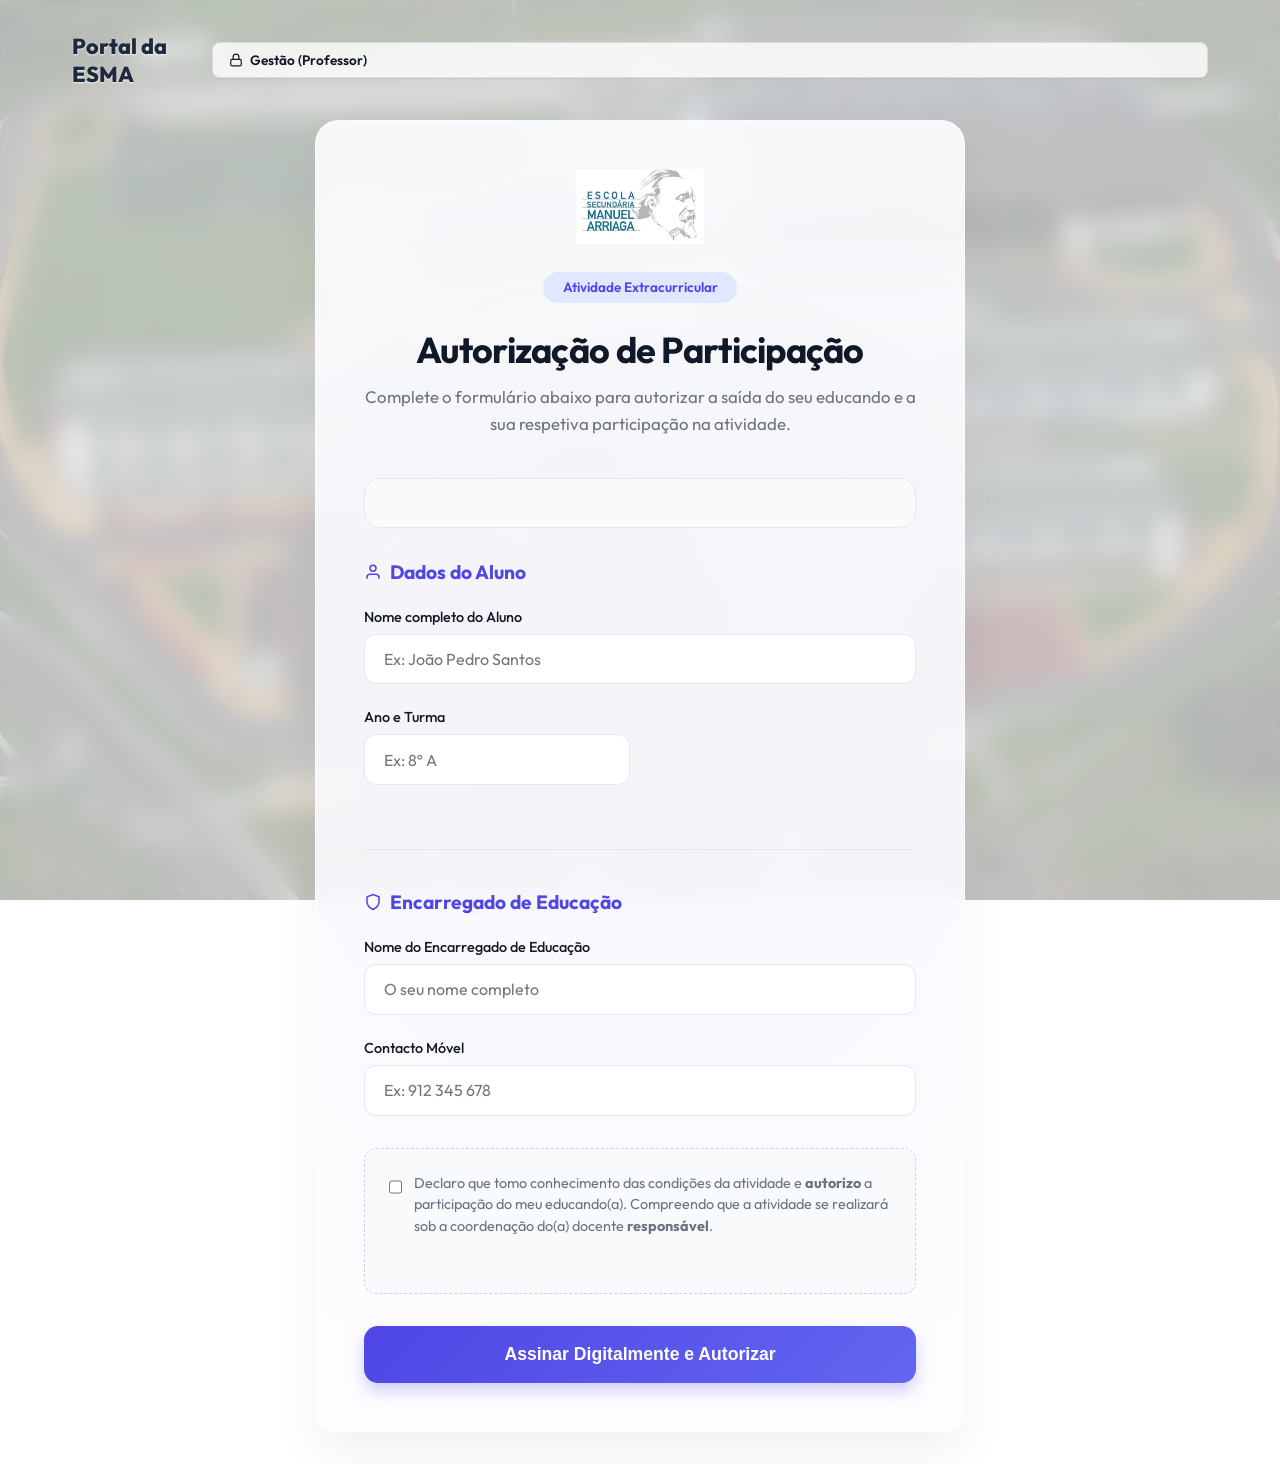
<file: Autorizacao_Escolar/index.html>
<!DOCTYPE html>
<html lang="pt-PT">

<head>
    <meta charset="UTF-8">
    <meta name="viewport" content="width=device-width, initial-scale=1.0">
    <title>Portal de Autorizações Escolares</title>
    <link rel="preconnect" href="https://fonts.googleapis.com">
    <link rel="preconnect" href="https://fonts.gstatic.com" crossorigin>
    <link href="https://fonts.googleapis.com/css2?family=Outfit:wght@300;400;500;600;700&display=swap" rel="stylesheet">
    <link rel="stylesheet" href="styles.css">
</head>

<body>
    <div class="page-wrapper">
        <header class="header">
            <div class="logo">
                <span>Portal da ESMA</span>
            </div>
            <a href="#" id="adminAccessBtn" class="secondary-btn" style="text-decoration: none; padding: 0.5rem 1rem; font-size: 0.85rem; background: rgba(255,255,255,0.8); border: 1px solid rgba(0,0,0,0.1); border-radius: 8px; color: var(--text-main); display: flex; align-items: center; gap: 0.4rem; cursor: pointer; transition: all 0.2s ease; box-shadow: 0 1px 2px rgba(0,0,0,0.05);">
                <svg width="14" height="14" viewBox="0 0 24 24" fill="none" stroke="currentColor" stroke-width="2" stroke-linecap="round" stroke-linejoin="round"><rect x="3" y="11" width="18" height="11" rx="2" ry="2"></rect><path d="M7 11V7a5 5 0 0 1 10 0v4"></path></svg>
                Gestão (Professor)
            </a>
        </header>

        <main class="main-content">
            <div class="card glass-effect">
                <div class="card-header">
                    <img src="logotipo_ESMA.webp" alt="Logotipo ESMA"
                        style="height: 75px; margin-bottom: 1.5rem; object-fit: contain;">
                    <br>
                    <span class="badge">Atividade Extracurricular</span>
                    <h1>Autorização de Participação</h1>
                    <p class="subtitle">Complete o formulário abaixo para autorizar a saída do seu educando e a sua
                        respetiva participação na atividade.</p>
                </div>

                <div class="activity-details">
                    <div class="detail-item">
                        <div class="icon-wrapper">
                            <svg width="20" height="20" viewBox="0 0 24 24" fill="none" stroke="currentColor"
                                stroke-width="2">
                                <path d="M20 21v-2a4 4 0 0 0-4-4H8a4 4 0 0 0-4 4v2"></path>
                                <circle cx="12" cy="7" r="4"></circle>
                            </svg>
                        </div>
                        <div>
                            <strong>Professor Responsável</strong>
                            <span id="display-prof">Link do Professor necessário...</span>
                        </div>
                    </div>
                    <div class="detail-item">
                        <div class="icon-wrapper">
                            <svg width="20" height="20" viewBox="0 0 24 24" fill="none" stroke="currentColor"
                                stroke-width="2">
                                <path d="M14 2H6a2 2 0 0 0-2 2v16h12a2 2 0 0 0 2-2V8z"></path>
                                <polyline points="14 2 14 8 20 8"></polyline>
                            </svg>
                        </div>
                        <div>
                            <strong>Nome da Atividade</strong>
                            <span id="display-atividade">-</span>
                        </div>
                    </div>
                    <div class="detail-item">
                        <div class="icon-wrapper">
                            <svg width="20" height="20" viewBox="0 0 24 24" fill="none" stroke="currentColor"
                                stroke-width="2">
                                <path d="M21 10c0 7-9 13-9 13s-9-6-9-13a9 9 0 0 1 18 0z"></path>
                                <circle cx="12" cy="10" r="3"></circle>
                            </svg>
                        </div>
                        <div>
                            <strong>Destino / Local</strong>
                            <span id="display-local">-</span>
                        </div>
                    </div>
                    <div class="detail-item">
                        <div class="icon-wrapper">
                            <svg width="20" height="20" viewBox="0 0 24 24" fill="none" stroke="currentColor"
                                stroke-width="2">
                                <rect x="3" y="4" width="18" height="18" rx="2" ry="2"></rect>
                                <line x1="16" y1="2" x2="16" y2="6"></line>
                                <line x1="8" y1="2" x2="8" y2="6"></line>
                                <line x1="3" y1="10" x2="21" y2="10"></line>
                            </svg>
                        </div>
                        <div>
                            <strong>Início da Atividade</strong>
                            <span id="display-inicio">-</span>
                        </div>
                    </div>
                    <div class="detail-item">
                        <div class="icon-wrapper">
                            <svg width="20" height="20" viewBox="0 0 24 24" fill="none" stroke="currentColor"
                                stroke-width="2">
                                <circle cx="12" cy="12" r="10"></circle>
                                <polyline points="12 6 12 12 16 14"></polyline>
                            </svg>
                        </div>
                        <div>
                            <strong>Fim da Atividade</strong>
                            <span id="display-fim">-</span>
                        </div>
                    </div>
                    <div class="detail-item class-hidden" id="box-notas"
                        style="align-items: flex-start; background: #e0e7ff; margin-top: 0.5rem; padding: 1rem; border-radius: 12px; border: 1px dashed #c7d2fe;">
                        <div class="icon-wrapper"
                            style="background: transparent; box-shadow: none; width: auto; height: auto; margin-right: 0.2rem;">
                            <svg width="22" height="22" viewBox="0 0 24 24" fill="none" stroke="var(--primary)"
                                stroke-width="2">
                                <path d="M14 2H6a2 2 0 0 0-2 2v16h12a2 2 0 0 0 2-2V8z"></path>
                                <polyline points="14 2 14 8 20 8"></polyline>
                                <line x1="16" y1="13" x2="8" y2="13"></line>
                                <line x1="16" y1="17" x2="8" y2="17"></line>
                                <polyline points="10 9 9 9 8 9"></polyline>
                            </svg>
                        </div>
                        <div style="flex:1;">
                            <strong style="color: var(--primary);">Notas / Informações Úteis</strong>
                            <span id="display-notas"
                                style="font-weight: 400; display: block; margin-top: 0.25rem; white-space: pre-wrap;">-</span>
                        </div>
                    </div>
                </div>

                <form id="authForm" class="auth-form">
                    <div class="form-group document-section">
                        <h3><svg width="18" height="18" viewBox="0 0 24 24" fill="none" stroke="currentColor"
                                stroke-width="2">
                                <path d="M20 21v-2a4 4 0 0 0-4-4H8a4 4 0 0 0-4 4v2"></path>
                                <circle cx="12" cy="7" r="4"></circle>
                            </svg> Dados do Aluno</h3>
                    </div>

                    <div class="form-group">
                        <label for="studentName">Nome completo do Aluno</label>
                        <input type="text" id="studentName" placeholder="Ex: João Pedro Santos" required>
                    </div>

                    <div class="form-row">
                        <div class="form-group">
                            <label for="studentClass">Ano e Turma</label>
                            <input type="text" id="studentClass" placeholder="Ex: 8º A" required>
                        </div>
                    </div>

                    <div class="divider"></div>

                    <div class="form-group document-section">
                        <h3><svg width="18" height="18" viewBox="0 0 24 24" fill="none" stroke="currentColor"
                                stroke-width="2">
                                <path d="M12 22s8-4 8-10V5l-8-3-8 3v7c0 6 8 10 8 10z"></path>
                            </svg> Encarregado de Educação</h3>
                    </div>

                    <div class="form-group">
                        <label for="guardianName">Nome do Encarregado de Educação</label>
                        <input type="text" id="guardianName" placeholder="O seu nome completo" required>
                    </div>

                    <div class="form-group">
                        <label for="guardianContact">Contacto Móvel</label>
                        <input type="tel" id="guardianContact" placeholder="Ex: 912 345 678" pattern="[0-9 ]+"
                            minlength="9" title="Insira o seu contacto telefónico" required>
                    </div>

                    <div class="terms-card">
                        <div class="form-group checkbox-group">
                            <input type="checkbox" id="consent1" required>
                            <label for="consent1">
                                Declaro que tomo conhecimento das condições da atividade e <strong>autorizo</strong> a
                                participação do meu educando(a). Compreendo que a atividade se realizará sob a coordenação do(a) docente <strong
                                    id="consent-prof">responsável</strong>.
                            </label>
                        </div>
                    </div>

                    <button type="submit" class="submit-btn" id="submitBtn">
                        <span class="btn-text">Assinar Digitalmente e Autorizar</span>
                        <div class="spinner class-hidden"></div>
                    </button>
                </form>
            </div>

            <div class="modal hidden" id="successModal">
                <div class="modal-content glass-effect">
                    <h2>Autorização Submetida!</h2>
                    <p>A participação do seu educando foi registada e autorizada.</p>
                    <button class="secondary-btn" id="closeModal">Concluir e Voltar</button>
                </div>
            </div>
        </main>
    </div>
    <script src="script.js"></script>
</body>

</html>
</file>
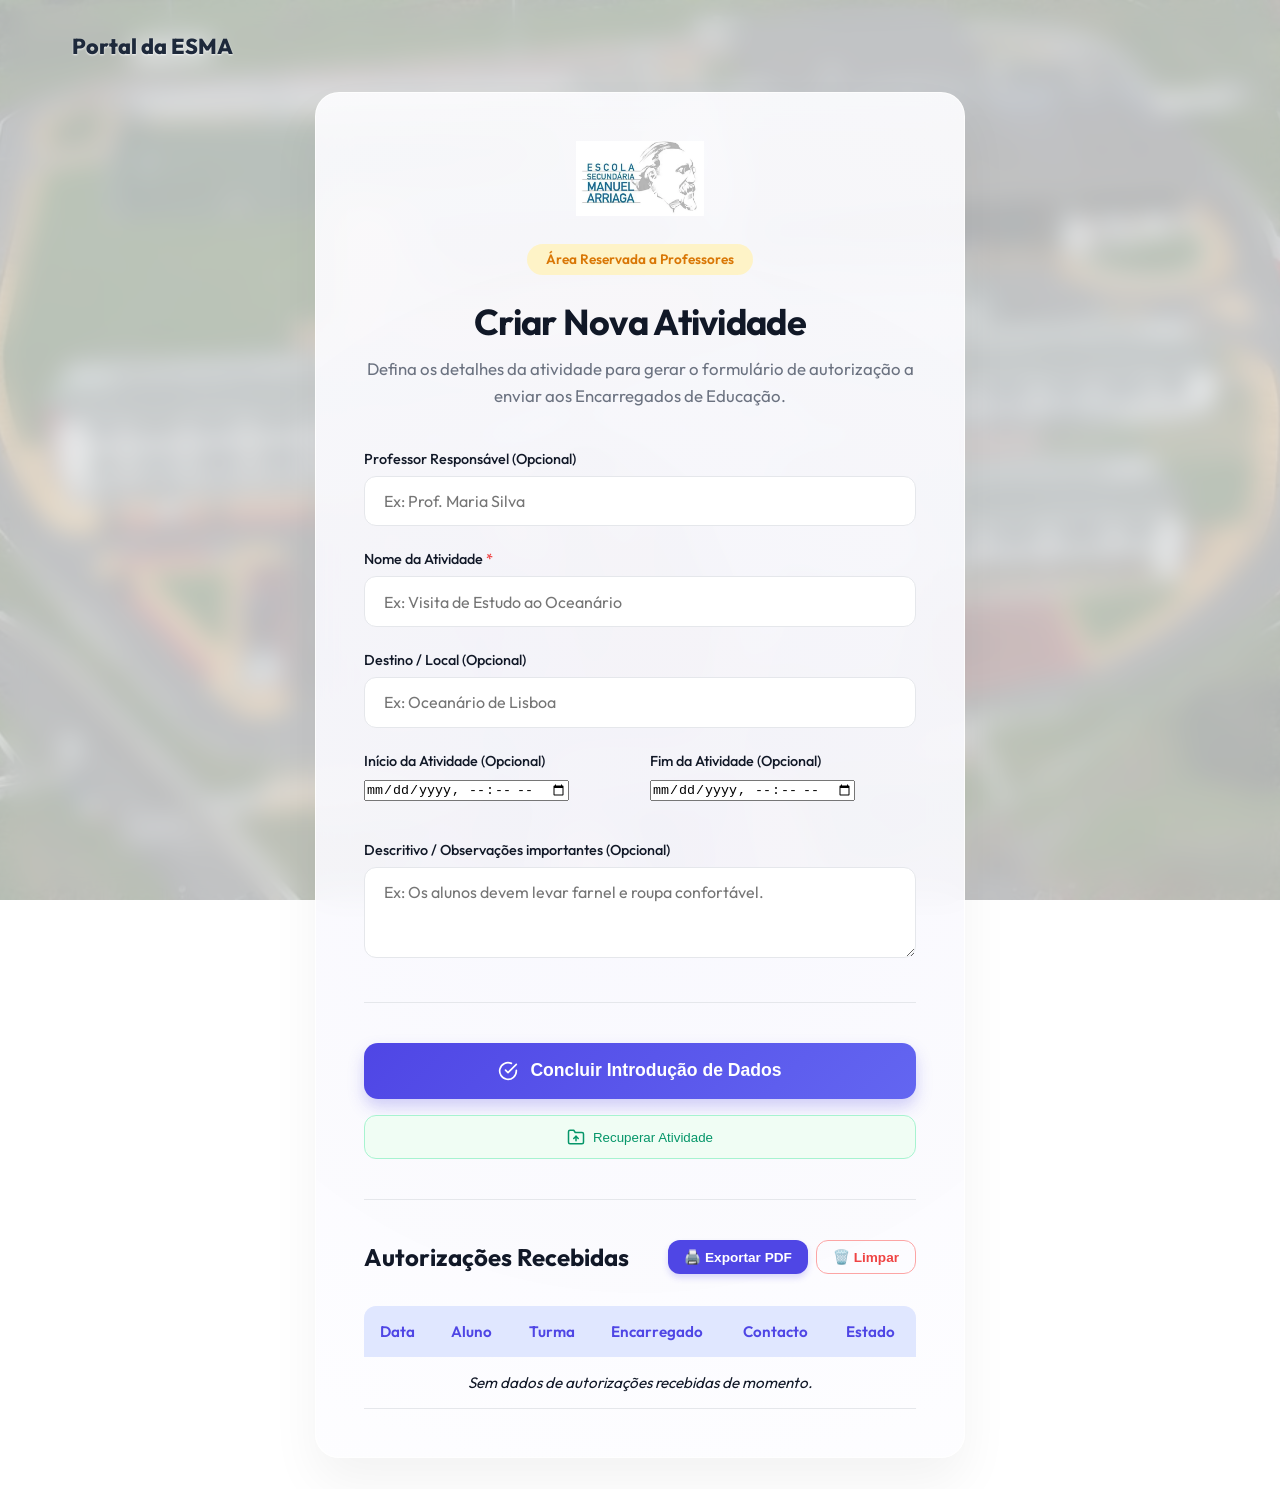
<file: Autorizacao_Escolar/professor.html>
<!DOCTYPE html>
<html lang="pt-PT">
<head>
    <meta charset="UTF-8">
    <meta name="viewport" content="width=device-width, initial-scale=1.0">
    <title>Painel do Professor - EduConnect</title>
    <link href="https://fonts.googleapis.com/css2?family=Outfit:wght@300;400;500;600;700&display=swap" rel="stylesheet">
    <link rel="stylesheet" href="styles.css">
</head>
<body>
    <div class="page-wrapper">
        <header class="header">
            <div class="logo">
                <span>Portal da ESMA</span>
            </div>
        </header>

        <main class="main-content">
            <div class="card glass-effect">
                <div class="card-header">
                    <img src="logotipo_ESMA.webp" alt="Logotipo ESMA" style="height: 75px; margin-bottom: 1.5rem; object-fit: contain;">
                    <br>
                    <span class="badge" style="background:#fef3c7; color:#d97706;">Área Reservada a Professores</span>
                    <h1>Criar Nova Atividade</h1>
                    <p class="subtitle">Defina os detalhes da atividade para gerar o formulário de autorização a enviar aos Encarregados de Educação.</p>
                </div>

                <form id="teacherForm" class="auth-form">
                    <div class="form-group">
                        <label for="professorInput">Professor Responsável (Opcional)</label>
                        <input type="text" id="professorInput" placeholder="Ex: Prof. Maria Silva">
                    </div>

                    <div class="form-group">
                        <label for="atividadeInput">Nome da Atividade <span style="color:#ef4444">*</span></label>
                        <input type="text" id="atividadeInput" placeholder="Ex: Visita de Estudo ao Oceanário" required>
                    </div>

                    <div class="form-group">
                        <label for="localInput">Destino / Local (Opcional)</label>
                        <input type="text" id="localInput" placeholder="Ex: Oceanário de Lisboa">
                    </div>

                    <div class="form-row">
                        <div class="form-group">
                            <label for="dataInicioInput">Início da Atividade (Opcional)</label>
                            <input type="datetime-local" id="dataInicioInput">
                        </div>
                        <div class="form-group">
                            <label for="dataFimInput">Fim da Atividade (Opcional)</label>
                            <input type="datetime-local" id="dataFimInput">
                        </div>
                    </div>

                    <div class="form-group" style="margin-top: 1rem;">
                        <label for="notasInput">Descritivo / Observações importantes (Opcional)</label>
                        <textarea id="notasInput" rows="3" placeholder="Ex: Os alunos devem levar farnel e roupa confortável." style="width: 100%; padding: 0.9rem 1.2rem; border: 1px solid var(--border-color); border-radius: 12px; font-family: inherit; font-size: 1rem; color: var(--text-main); background: white; resize: vertical;"></textarea>
                    </div>

                    <div class="divider"></div>

                    <button type="button" class="submit-btn" id="generateLinkBtn">
                        <svg width="20" height="20" viewBox="0 0 24 24" fill="none" stroke="currentColor" stroke-width="2" stroke-linecap="round" stroke-linejoin="round"><path d="M22 11.08V12a10 10 0 1 1-5.93-9.14"></path><polyline points="22 4 12 14.01 9 11.01"></polyline></svg>
                        <span class="btn-text" id="generateLinkText">Concluir Introdução de Dados</span>
                    </button>

                    <div style="display: flex; gap: 0.5rem; margin-top: 1rem;">
                        <button type="button" class="secondary-btn class-hidden" id="editDataBtn" style="flex: 1; display: flex; align-items: center; justify-content: center; gap: 0.5rem; border: 1px solid #cbd5e1; background: #f8fafc; color: #475569; padding: 0.75rem;">
                            <svg width="18" height="18" viewBox="0 0 24 24" fill="none" stroke="currentColor" stroke-width="2" stroke-linecap="round" stroke-linejoin="round"><path d="M20 14.66V20a2 2 0 0 1-2 2H4a2 2 0 0 1-2-2V6a2 2 0 0 1 2-2h5.34"></path><polygon points="18 2 22 6 12 16 8 16 8 12 18 2"></polygon></svg>
                            <span style="font-weight: 500;">Corrigir Dados</span>
                        </button>
                        <button type="button" class="secondary-btn class-hidden" id="newActivityBtn" style="flex: 1; display: flex; align-items: center; justify-content: center; gap: 0.5rem; border: 1px solid #fecaca; background: #fff5f5; color: #ef4444; padding: 0.75rem;">
                            <svg width="18" height="18" viewBox="0 0 24 24" fill="none" stroke="currentColor" stroke-width="2" stroke-linecap="round" stroke-linejoin="round"><line x1="12" y1="5" x2="12" y2="19"></line><line x1="5" y1="12" x2="19" y2="12"></line></svg>
                            <span style="font-weight: 500;">Nova Atividade</span>
                        </button>
                        <button type="button" class="secondary-btn class-hidden" id="saveActivityBtn" style="flex: 1; display: flex; align-items: center; justify-content: center; gap: 0.5rem; border: 1px solid #c7d2fe; background: #eef2ff; color: #4338ca; padding: 0.75rem;">
                            <svg width="18" height="18" viewBox="0 0 24 24" fill="none" stroke="currentColor" stroke-width="2" stroke-linecap="round" stroke-linejoin="round"><path d="M19 21H5a2 2 0 0 1-2-2V5a2 2 0 0 1 2-2h11l5 5v11a2 2 0 0 1-2 2z"></path><polyline points="17 21 17 13 7 13 7 21"></polyline><polyline points="7 3 7 8 15 8"></polyline></svg>
                            <span style="font-weight: 500;">Gravar Atividade</span>
                        </button>
                        <button type="button" class="secondary-btn" id="loadActivityBtn" style="flex: 1; display: flex; align-items: center; justify-content: center; gap: 0.5rem; border: 1px solid #a7f3d0; background: #f0fdf4; color: #059669; padding: 0.75rem;">
                            <svg width="18" height="18" viewBox="0 0 24 24" fill="none" stroke="currentColor" stroke-width="2" stroke-linecap="round" stroke-linejoin="round"><path d="M22 19a2 2 0 0 1-2 2H4a2 2 0 0 1-2-2V5a2 2 0 0 1 2-2h5l2 3h9a2 2 0 0 1 2 2z"></path><line x1="12" y1="11" x2="12" y2="17"></line><polyline points="9 14 12 11 15 14"></polyline></svg>
                            <span style="font-weight: 500;">Recuperar Atividade</span>
                        </button>
                        <!-- input oculto para abrir ficheiro -->
                        <input type="file" id="importFileInput" accept=".json" style="display:none;">
                    </div>

                    <div id="linkResult" class="form-group class-hidden" style="margin-top: 1.5rem; text-align: left;">
                        <label>Link Gerado e Partilha Rápida:</label>
                        <div style="display:flex; gap:0.5rem; margin-top: 0.5rem;">
                            <input type="text" id="finalUrl" readonly style="background:#f9fafb; color:#111827; flex-grow:1;">
                            <button type="button" id="copyBtn" class="secondary-btn" style="width: auto; padding: 0.5rem 1rem;">📝 Copiar</button>
                        </div>
                        <div style="display:flex; gap:0.5rem; margin-top: 0.75rem;">
                            <button type="button" id="whatsappBtn" class="secondary-btn" style="flex:1; background:#25D366; color:white; border:none; padding: 0.75rem;">📱 WhatsApp</button>
                            <button type="button" id="smsBtn" class="secondary-btn" style="flex:1; background:#3b82f6; color:white; border:none; padding: 0.75rem;">💬 SMS</button>
                        </div>
                    </div>
                </form>

                <div class="divider"></div>
                
                <div class="dashboard-section" style="margin-top:2rem;">
                    <div id="printHeader" class="print-only" style="margin-bottom: 2rem; border-bottom: 2px solid #333; padding-bottom: 1rem;">
                        <div style="display: flex; justify-content: space-between; align-items: flex-end;">
                            <div>
                                <h1 id="printActivityTitle" style="margin: 0; color: #000; font-size: 20pt; text-align: left;">-</h1>
                                <p id="printActivityMeta" style="margin: 5px 0 0 0; color: #444; font-size: 11pt;">-</p>
                            </div>
                            <img src="logotipo_ESMA.webp" alt="ESMA" style="height: 50px;">
                        </div>
                    </div>

                    <div id="dashboardControls" style="display:flex; justify-content:space-between; align-items:center;">
                        <h2>Autorizações Recebidas</h2>
                        <div style="display: flex; gap: 0.5rem;">
                            <button type="button" class="secondary-btn" id="printPdfBtn" style="width:auto; padding:0.5rem 1rem; font-size:0.85rem; background:var(--primary); color:white; border:none; box-shadow:0 4px 6px rgba(79,70,229,0.2);">🖨️ Exportar PDF</button>
                            <button type="button" class="secondary-btn" id="clearDataBtn" style="width:auto; padding:0.5rem 1rem; font-size:0.85rem; color:#ef4444; border:1px solid #fca5a5; background:transparent;">🗑️ Limpar</button>
                        </div>
                    </div>
                    <div style="overflow-x: auto; margin-top:1rem;">
                        <table class="premium-table">
                            <thead>
                                <tr>
                                    <th>Data</th>
                                    <th>Aluno</th>
                                    <th>Turma</th>
                                    <th>Encarregado</th>
                                    <th>Contacto</th>
                                    <th>Estado</th>
                                </tr>
                            </thead>
                            <tbody id="submissionsTableBody">
                                <!-- Preenchido com JS -->
                            </tbody>
                        </table>
                    </div>
                </div>

            </div>
        </main>
    </div>

    <script>
        function getFormData() {
            return {
                professor: document.getElementById('professorInput')?.value || '',
                atividade: document.getElementById('atividadeInput')?.value || '',
                local: document.getElementById('localInput')?.value || '',
                inicio: document.getElementById('dataInicioInput')?.value || '',
                fim: document.getElementById('dataFimInput')?.value || '',
                notas: document.getElementById('notasInput')?.value || ''
            };
        }

        function saveActivityState(isLocked) {
            const data = getFormData();
            data.locked = isLocked;
            localStorage.setItem('eduAuthCurrentActivity', JSON.stringify(data));
        }

        function buildLink(data) {
            let baseArr = window.location.href.split('?')[0].split('#')[0].split('/');
            baseArr[baseArr.length - 1] = 'index.html';
            const baseUrl = baseArr.join('/');

            const url = new URL(baseUrl);
            url.searchParams.set('atividade', data.atividade.trim());
            if(data.professor.trim()) url.searchParams.set('professor', data.professor.trim());
            if(data.local.trim()) url.searchParams.set('local', data.local.trim());
            if(data.inicio) url.searchParams.set('inicio', data.inicio);
            if(data.fim) url.searchParams.set('fim', data.fim);
            if(data.notas.trim()) url.searchParams.set('notas', data.notas.trim());
            return url.toString();
        }

        function setLockState(locked, urlString = '', activityData = null) {
            ['professorInput', 'atividadeInput', 'localInput', 'dataInicioInput', 'dataFimInput', 'notasInput'].forEach(id => {
                const el = document.getElementById(id);
                if(el) {
                    el.disabled = locked;
                    el.style.opacity = locked ? '0.7' : '1';
                    el.style.background = locked ? '#f1f5f9' : 'white';
                }
            });

            const btn = document.getElementById('generateLinkBtn');
            btn.style.backgroundColor = locked ? '#10b981' : '';
            btn.style.cursor = locked ? 'default' : 'pointer';
            document.getElementById('generateLinkText').innerHTML = locked ? '<strong>Aprovado e Validado!</strong> O formulário abaixo está pronto.' : 'Concluir Introdução de Dados';
            btn.disabled = locked;

            if (locked) {
                document.getElementById('editDataBtn').classList.remove('class-hidden');
                document.getElementById('newActivityBtn').classList.remove('class-hidden');
                document.getElementById('saveActivityBtn').classList.remove('class-hidden');
                
                document.getElementById('finalUrl').value = urlString;
                document.getElementById('linkResult').classList.remove('class-hidden');
                
                let descAtividade = "nossa próxima atividade escolar";
                if (activityData) {
                    const nome = activityData.atividade || "";
                    let infoData = "";
                    if (activityData.inicio) {
                        const d = activityData.inicio.split('T')[0].split('-').reverse().join('/');
                        infoData = ` no dia ${d}`;
                    }
                    if (nome) descAtividade = `atividade "${nome}"${infoData}`;
                }

                const text = `Olá! Clique neste link para assinar a autorização da ${descAtividade}: ${urlString}`;
                document.getElementById('whatsappBtn').href = `https://api.whatsapp.com/send?text=${encodeURIComponent(text)}`;
                document.getElementById('smsBtn').href = `sms:?body=${encodeURIComponent(text)}`;
            } else {
                document.getElementById('linkResult').classList.add('class-hidden');
                document.getElementById('editDataBtn').classList.add('class-hidden');
                document.getElementById('newActivityBtn').classList.add('class-hidden');
                document.getElementById('saveActivityBtn').classList.add('class-hidden');
            }
        }

        document.getElementById('generateLinkBtn').addEventListener('click', () => {
            const data = getFormData();
            if(!data.atividade.trim()) {
                alert("O Nome da Atividade é de preenchimento obrigatório.");
                return;
            }
            saveActivityState(true);
            setLockState(true, buildLink(data), data);
        });

        document.getElementById('editDataBtn').addEventListener('click', () => {
            saveActivityState(false);
            setLockState(false);
        });

        document.getElementById('newActivityBtn').addEventListener('click', () => {
             if(confirm("Tem a certeza que deseja limpar os dados para configurar uma nova atividade? O link gerado para a atividade anterior continuará válido, mas este ecrã será reiniciado.")) {
                 
                 // Verificar se há dados na tabela
                 const submissions = JSON.parse(localStorage.getItem('eduAuthSubmissions')) || [];
                 if (submissions.length > 0) {
                     if (confirm("Deseja exportar e guardar os dados da atividade atual (PDF + Ficheiro de Recuperação) antes de a limpar?")) {
                         exportData();
                         printWithCustomTitle();
                         alert("Atenção: Os ficheiros foram gerados. Clique OK para concluir a limpeza dos dados da atividade anterior.");
                     }
                     // Apagar as autorizações antigas para iniciar a nova atividade
                     localStorage.removeItem('eduAuthSubmissions');
                     loadSubmissions();
                 }

                 localStorage.removeItem('eduAuthCurrentActivity');
                 document.getElementById('teacherForm').reset();
                 setLockState(false);
             }
        });

        // === EXPORTAÇÃO (Guardar ficheiro JSON) ===
        function exportData() {
            const activity = JSON.parse(localStorage.getItem('eduAuthCurrentActivity')) || {};
            const submissions = JSON.parse(localStorage.getItem('eduAuthSubmissions')) || [];
            const bundle = { version: 1, activity, submissions };

            const nome = activity.atividade || 'Atividade';
            let prefixoData = '';
            if (activity.inicio) {
                prefixoData = activity.inicio.split('T')[0].split('-').join('') + ' ';
            }
            const filename = `${prefixoData}${nome} - Autorizacoes.json`;

            const blob = new Blob([JSON.stringify(bundle, null, 2)], { type: 'application/json' });
            const url = URL.createObjectURL(blob);
            const a = document.createElement('a');
            a.href = url;
            a.download = filename;
            a.click();
            URL.revokeObjectURL(url);
        }

        document.getElementById('saveActivityBtn').addEventListener('click', () => {
            exportData();
            // Dá um pequeno tempo antes de abrir o PDF para o browser não bloquear os popup/downloads
            setTimeout(() => {
                printWithCustomTitle();
            }, 600);
        });

        // === IMPORTAÇÃO (Recuperar ficheiro JSON) ===
        document.getElementById('loadActivityBtn').addEventListener('click', () => {
            document.getElementById('importFileInput').click();
        });

        document.getElementById('importFileInput').addEventListener('change', (e) => {
            const file = e.target.files[0];
            if (!file) return;

            const reader = new FileReader();
            reader.onload = (ev) => {
                try {
                    const bundle = JSON.parse(ev.target.result);
                    if (!bundle.activity || !bundle.submissions) {
                        alert('Ficheiro inválido ou corrompido. Certifique-se de que é um ficheiro gerado por este sistema.');
                        return;
                    }

                    // Pergunta antes de sobrescrever
                    const currentSubs = JSON.parse(localStorage.getItem('eduAuthSubmissions')) || [];
                    if (currentSubs.length > 0) {
                        if (!confirm('Já existem dados nesta sessão. Deseja substituí-los pelos dados do ficheiro que está a abrir?')) {
                            e.target.value = '';
                            return;
                        }
                    }

                    // Preenche o formulario com os dados da atividade
                    const data = bundle.activity;
                    if(document.getElementById('professorInput')) document.getElementById('professorInput').value = data.professor || '';
                    if(document.getElementById('atividadeInput')) document.getElementById('atividadeInput').value = data.atividade || '';
                    if(document.getElementById('localInput')) document.getElementById('localInput').value = data.local || '';
                    if(document.getElementById('dataInicioInput')) document.getElementById('dataInicioInput').value = data.inicio || '';
                    if(document.getElementById('dataFimInput')) document.getElementById('dataFimInput').value = data.fim || '';
                    if(document.getElementById('notasInput')) document.getElementById('notasInput').value = data.notas || '';

                    // Guarda em localStorage e atualiza estado
                    data.locked = true;
                    localStorage.setItem('eduAuthCurrentActivity', JSON.stringify(data));
                    localStorage.setItem('eduAuthSubmissions', JSON.stringify(bundle.submissions));

                    setLockState(true, buildLink(data), data);
                    loadSubmissions();

                    alert(`✅ Atividade "${data.atividade}" recuperada com sucesso! ${bundle.submissions.length} autorização(s) carregada(s).`);
                } catch(err) {
                    alert('Erro ao ler o ficheiro. Verifique se é um ficheiro JSON válido.');
                }
                // Reset input para permitir reabrir o mesmo ficheiro se necessário
                e.target.value = '';
            };
            reader.readAsText(file);
        });

        // Initialize from local storage or set defaults on boot
        document.addEventListener('DOMContentLoaded', () => {
            const saved = localStorage.getItem('eduAuthCurrentActivity');
            if (saved) {
                try {
                    const data = JSON.parse(saved);
                    if(document.getElementById('professorInput')) document.getElementById('professorInput').value = data.professor || '';
                    if(document.getElementById('atividadeInput')) document.getElementById('atividadeInput').value = data.atividade || '';
                    if(document.getElementById('localInput')) document.getElementById('localInput').value = data.local || '';
                    if(document.getElementById('dataInicioInput')) document.getElementById('dataInicioInput').value = data.inicio || '';
                    if(document.getElementById('dataFimInput')) document.getElementById('dataFimInput').value = data.fim || '';
                    if(document.getElementById('notasInput')) document.getElementById('notasInput').value = data.notas || '';

                    if (data.locked) {
                        setLockState(true, buildLink(data), data);
                    }
                } catch(e) { console.error("Error loading activity state", e); }
            }
        });

        document.getElementById('copyBtn').addEventListener('click', () => {
            const finalUrl = document.getElementById('finalUrl');
            finalUrl.select();
            document.execCommand('copy');
            
            const copyBtn = document.getElementById('copyBtn');
            const origText = copyBtn.textContent;
            copyBtn.textContent = 'Copiado!';
            setTimeout(() => {
                copyBtn.textContent = origText;
            }, 2000);
        });

        document.getElementById('whatsappBtn').addEventListener('click', () => {
            const finalUrl = document.getElementById('finalUrl').value;
            const text = `Olá! Clique neste link para enviar a autorização da nossa próxima atividade escolar: ${finalUrl}`;
            window.open(`https://api.whatsapp.com/send?text=${encodeURIComponent(text)}`, '_blank');
        });

        document.getElementById('smsBtn').addEventListener('click', () => {
            const finalUrl = document.getElementById('finalUrl').value;
            const text = `Autorizacao Escolar: Assine a participacao na proxima atividade aqui: ${finalUrl}`;
            // Use ?body parameter since most modern phones support it natively. Note that some iOS prefer &body but ?body works via browser redirection fallback.
            window.open(`sms:?body=${encodeURIComponent(text)}`);
        });

        // Formata nomes: Primeiro I. I. Último
        function formatName(fullname) {
            if (!fullname) return "";
            const parts = fullname.trim().split(/\s+/);
            if (parts.length <= 2) return fullname;
            
            const first = parts[0];
            const last = parts[parts.length - 1];
            const initials = parts.slice(1, -1).map(p => {
                // Remove preposições comuns em português
                const lower = p.toLowerCase();
                if (['de', 'da', 'do', 'das', 'dos', 'e'].includes(lower)) return null;
                return p[0].toUpperCase() + ".";
            }).filter(i => i !== null).join(" ");
            
            return initials ? `${first} ${initials} ${last}` : `${first} ${last}`;
        }

        // Load Submissions Table
        function loadSubmissions() {
            const tbody = document.getElementById('submissionsTableBody');
            const submissions = JSON.parse(localStorage.getItem('eduAuthSubmissions')) || [];
            
            if(submissions.length === 0) {
                tbody.innerHTML = '<tr><td colspan="6" class="empty-state">Sem dados de autorizações recebidas de momento.</td></tr>';
                return;
            }

            tbody.innerHTML = '';
            // Ordem decrescente
            [...submissions].reverse().forEach(sub => {
                tbody.innerHTML += `
                    <tr>
                        <td>${sub.date}</td>
                        <td><strong>${formatName(sub.student)}</strong></td>
                        <td>${sub.class}</td>
                        <td>${formatName(sub.guardian)}</td>
                        <td>${sub.contact}</td>
                        <td><span class="status-badge">${sub.status}</span></td>
                    </tr>
                `;
            });
        }

        document.getElementById('clearDataBtn').addEventListener('click', () => {
            if(confirm('Tem a certeza que deseja apagar os dados visíveis?')) {
                localStorage.removeItem('eduAuthSubmissions');
                loadSubmissions();
            }
        });

        function printWithCustomTitle() {
            // Tenta obter os dados guardados em localStorage (ativos)
            const saved = localStorage.getItem('eduAuthCurrentActivity');
            let data = null;
            if (saved) {
                try { data = JSON.parse(saved); } catch(e) {}
            }
            
            // Se não houver dados guardados, tenta ler os campos do formulário (caso o professor esteja a preencher sem clicar em Concluir)
            if (!data) {
                data = getFormData();
            }

            let docName = "Autorizacoes_Atividade";
            let printTitle = "Lista de Autorizações";
            let printMeta = "Portal de Autorizações ESMA";

            if (data && data.atividade) {
                const nome = data.atividade;
                let prefixoData = "";
                let dataFormatada = "";
                
                if (data.inicio) {
                    const d = data.inicio.split('T')[0];
                    prefixoData = d.split('-').join('') + " ";
                    dataFormatada = d.split('-').reverse().join('/');
                }
                
                docName = `${prefixoData}${nome} - Autorizacoes`;
                printTitle = nome;
                printMeta = `Data: ${dataFormatada || 'N/D'} | Professor: ${data.professor || 'N/D'} | Local: ${data.local || 'N/D'}`;
            }
            
            document.getElementById('printActivityTitle').textContent = printTitle;
            document.getElementById('printActivityMeta').textContent = printMeta;

            const originalTitle = document.title;
            document.title = docName;
            window.print();
            
            setTimeout(() => {
                document.title = originalTitle;
            }, 1000);
        }

        document.getElementById('printPdfBtn').addEventListener('click', () => {
            printWithCustomTitle();
        });

        loadSubmissions();
    </script>
</body>
</html>
</file>
<file: Autorizacao_Escolar/styles.css>
:root {
    --primary: #4f46e5;
    --primary-hover: #4338ca;
    --primary-light: #e0e7ff;
    --text-main: #111827;
    --text-muted: #6b7280;
    --bg-page: #f3f4f6;
    --bg-card: rgba(255, 255, 255, 0.9);
    --border-color: #e5e7eb;
    --success: #10b981;
}

* { margin: 0; padding: 0; box-sizing: border-box; }

body {
    font-family: 'Outfit', sans-serif;
    background: url('Espaço_ESMA.jpg') center/cover fixed no-repeat;
    color: var(--text-main);
    min-height: 100vh;
    display: flex;
    flex-direction: column;
    position: relative;
    z-index: 0;
}

body::before {
    content: '';
    position: fixed;
    top: 0; left: 0; width: 100%; height: 100%;
    background: rgba(243, 244, 246, 0.7);
    backdrop-filter: blur(12px);
    -webkit-backdrop-filter: blur(12px);
    z-index: -1;
}

.page-wrapper {
    max-width: 1200px;
    margin: 0 auto;
    width: 100%;
    padding: 2rem;
}

.header {
    display: flex;
    align-items: center;
    margin-bottom: 2rem;
}

.logo {
    display: flex;
    align-items: center;
    gap: 0.75rem;
    font-size: 1.35rem;
    font-weight: 800;
    color: #1e293b;
    text-shadow: 0 1px 2px rgba(255,255,255,0.8);
}

.main-content {
    display: flex;
    justify-content: center;
    align-items: center;
}

.glass-effect {
    background: var(--bg-card);
    backdrop-filter: blur(16px);
    -webkit-backdrop-filter: blur(16px);
    border: 1px solid rgba(255, 255, 255, 0.6);
    box-shadow: 0 25px 50px rgba(0, 0, 0, 0.05);
}

.card {
    width: 100%;
    max-width: 650px;
    border-radius: 24px;
    padding: 3rem;
    position: relative;
    overflow: hidden;
}

.card::before {
    content: '';
    position: absolute;
    top: -50%;
    left: -50%;
    width: 200%;
    height: 200%;
    background: radial-gradient(circle, rgba(79, 70, 229, 0.04) 0%, transparent 70%);
    z-index: 0;
    pointer-events: none;
}

.card > * { position: relative; z-index: 1; }

.card-header {
    text-align: center;
    margin-bottom: 2.5rem;
}

.badge {
    display: inline-block;
    padding: 0.4rem 1.2rem;
    background-color: var(--primary-light);
    color: var(--primary);
    border-radius: 999px;
    font-size: 0.85rem;
    font-weight: 600;
    margin-bottom: 1.5rem;
}

h1 {
    font-size: 2.25rem;
    font-weight: 700;
    margin-bottom: 0.75rem;
    color: var(--text-main);
    letter-spacing: -0.02em;
}

.subtitle {
    color: var(--text-muted);
    font-size: 1.05rem;
    line-height: 1.6;
}

.activity-details {
    background: #f8fafc;
    border-radius: 16px;
    padding: 1.5rem;
    margin-bottom: 2rem;
    border: 1px solid var(--border-color);
}

.detail-item {
    display: flex;
    align-items: center;
    gap: 1rem;
}

.icon-wrapper {
    width: 44px;
    height: 44px;
    border-radius: 12px;
    background: white;
    display: flex;
    align-items: center;
    justify-content: center;
    color: var(--primary);
    box-shadow: 0 4px 6px rgba(0,0,0,0.03);
}

.detail-item strong {
    display: block;
    font-size: 0.85rem;
    color: var(--text-muted);
    margin-bottom: 0.2rem;
    font-weight: 500;
}

.detail-item span {
    font-size: 1.05rem;
    font-weight: 600;
    color: var(--text-main);
}

.divider {
    height: 1px;
    background: var(--border-color);
    margin: 2.5rem 0;
}

.document-section h3 {
    font-size: 1.2rem;
    display: flex;
    align-items: center;
    gap: 0.5rem;
    color: var(--primary);
    margin-bottom: 1.5rem;
}

.form-group { margin-bottom: 1.5rem; }

.form-row {
    display: grid;
    grid-template-columns: 1fr 1fr;
    gap: 1.25rem;
}

label {
    display: block;
    font-size: 0.9rem;
    font-weight: 500;
    margin-bottom: 0.5rem;
    color: var(--text-main);
}

input[type="text"],
input[type="tel"] {
    width: 100%;
    padding: 0.9rem 1.2rem;
    border: 1px solid var(--border-color);
    border-radius: 12px;
    font-size: 1rem;
    font-family: inherit;
    transition: all 0.3s ease;
    background: white;
}

input:focus {
    outline: none;
    border-color: var(--primary);
    box-shadow: 0 0 0 4px var(--primary-light);
}

.terms-card {
    background: #f8fafc;
    padding: 1.5rem;
    border-radius: 12px;
    border: 1px dashed #cbd5e1;
    margin: 2rem 0;
}

.checkbox-group {
    display: flex;
    align-items: flex-start;
    gap: 0.75rem;
}

.checkbox-group input {
    margin-top: 0.3rem;
    width: 20px;
    height: 20px;
    accent-color: var(--primary);
    cursor: pointer;
}

.checkbox-group label {
    font-weight: 400;
    line-height: 1.5;
    cursor: pointer;
    color: var(--text-muted);
}

.submit-btn {
    width: 100%;
    padding: 1.1rem;
    background: linear-gradient(135deg, var(--primary) 0%, #6366f1 100%);
    color: white;
    border: none;
    border-radius: 14px;
    font-size: 1.1rem;
    font-weight: 600;
    cursor: pointer;
    transition: all 0.3s ease;
    display: flex;
    justify-content: center;
    align-items: center;
    gap: 0.75rem;
    box-shadow: 0 8px 16px rgba(79, 70, 229, 0.25);
}

.submit-btn:hover {
    transform: translateY(-2px);
    box-shadow: 0 12px 20px rgba(79, 70, 229, 0.35);
}

.submit-btn.loading {
    opacity: 0.8;
    pointer-events: none;
}

.spinner {
    width: 22px;
    height: 22px;
    border: 3px solid rgba(255,255,255,0.3);
    border-radius: 50%;
    border-top-color: white;
    animation: spin 1s ease-in-out infinite;
}

.class-hidden { display: none !important; }

@keyframes spin { to { transform: rotate(360deg); } }

.modal {
    position: fixed;
    top: 0; left: 0; width: 100%; height: 100%;
    background: rgba(17, 24, 39, 0.4);
    backdrop-filter: blur(6px);
    display: flex;
    justify-content: center;
    align-items: center;
    z-index: 100;
    opacity: 1;
    transition: opacity 0.3s ease;
}

.modal.hidden {
    opacity: 0;
    pointer-events: none;
}

.modal-content {
    background: white;
    padding: 3rem;
    border-radius: 24px;
    text-align: center;
    max-width: 420px;
    width: 90%;
    transform: translateY(0);
    transition: transform 0.3s cubic-bezier(0.175, 0.885, 0.32, 1.275);
}

.modal.hidden .modal-content { transform: translateY(20px); }

.modal-content h2 { font-size: 1.5rem; margin-bottom: 0.75rem; color: var(--success); }
.modal-content p { color: var(--text-muted); margin-bottom: 2rem; line-height: 1.5; }

.secondary-btn {
    padding: 0.9rem 1.8rem;
    background: #f3f4f6;
    color: var(--text-main);
    border: none;
    border-radius: 12px;
    font-weight: 600;
    cursor: pointer;
    transition: background 0.2s;
    width: 100%;
}
.secondary-btn:hover { background: #e5e7eb; }

.premium-table { width: 100%; border-collapse: collapse; margin-top: 1rem; text-align: left; font-size: 0.95rem; }
.premium-table th { background-color: var(--primary-light); color: var(--primary); padding: 1rem; font-weight: 600; }
.premium-table th:first-child { border-radius: 12px 0 0 0; }
.premium-table th:last-child { border-radius: 0 12px 0 0; }
.premium-table td { padding: 1rem; border-bottom: 1px solid var(--border-color); color: var(--text-main); }
.premium-table tr:hover td { background-color: #f8fafc; transition: background 0.2s;}
.status-badge { background-color: #d1fae5; color: #059669; padding: 0.25rem 0.75rem; border-radius: 999px; font-size: 0.8rem; font-weight: 600; display: inline-block;}
.empty-state { text-align: center; padding: 2.5rem; color: var(--text-muted); font-style: italic; }

.print-only { display: none; }

@media (max-width: 768px) {
    .form-row { grid-template-columns: 1fr; gap: 0; }
    .card { padding: 2rem; }
    .page-wrapper { padding: 1rem; }
    .premium-table { display: block; overflow-x: auto; white-space: nowrap; }
}

@media print {
    @page {
        size: A4;
        margin: 15mm;
    }

    body { background: white !important; }
    body::before { display: none !important; }
    
    .header, .card-header, #teacherForm, #clearDataBtn, #printPdfBtn, .divider, .secondary-btn, #dashboardControls { 
        display: none !important; 
    }

    .print-only { 
        display: block !important; 
    }

    .page-wrapper { padding: 0 !important; max-width: 100% !important; margin: 0 !important; }
    .main-content { display: block !important; }

    .card { 
        box-shadow: none !important; 
        border: none !important; 
        padding: 0 !important; 
        background: white !important; 
        max-width: 100% !important;
    }

    .dashboard-section { margin-top: 0 !important; }
    
    h2 { 
        font-size: 14pt !important; 
        text-align: left; 
        margin-bottom: 10px; 
        color: black; 
        border-bottom: 1px solid #eee;
        padding-bottom: 5px;
    }

    .premium-table { 
        font-size: 10pt; 
        border: 1px solid #000; 
        width: 100%; 
        border-collapse: collapse; 
        table-layout: auto;
    }

    .premium-table th, .premium-table td { 
        border: 1px solid #333; 
        padding: 6px 8px; 
        color: black !important; 
    }

    .premium-table th { 
        background-color: #f0f0f0 !important; 
        color: black !important; 
        -webkit-print-color-adjust: exact; 
        print-color-adjust: exact; 
        font-weight: bold;
    }

    .status-badge { 
        border: none !important; 
        color: black !important; 
        background: transparent !important; 
        padding: 0 !important;
        font-weight: normal !important;
    }

    /* Forçar quebra de página se necessário */
    tr { page-break-inside: avoid; }
}
</file>
